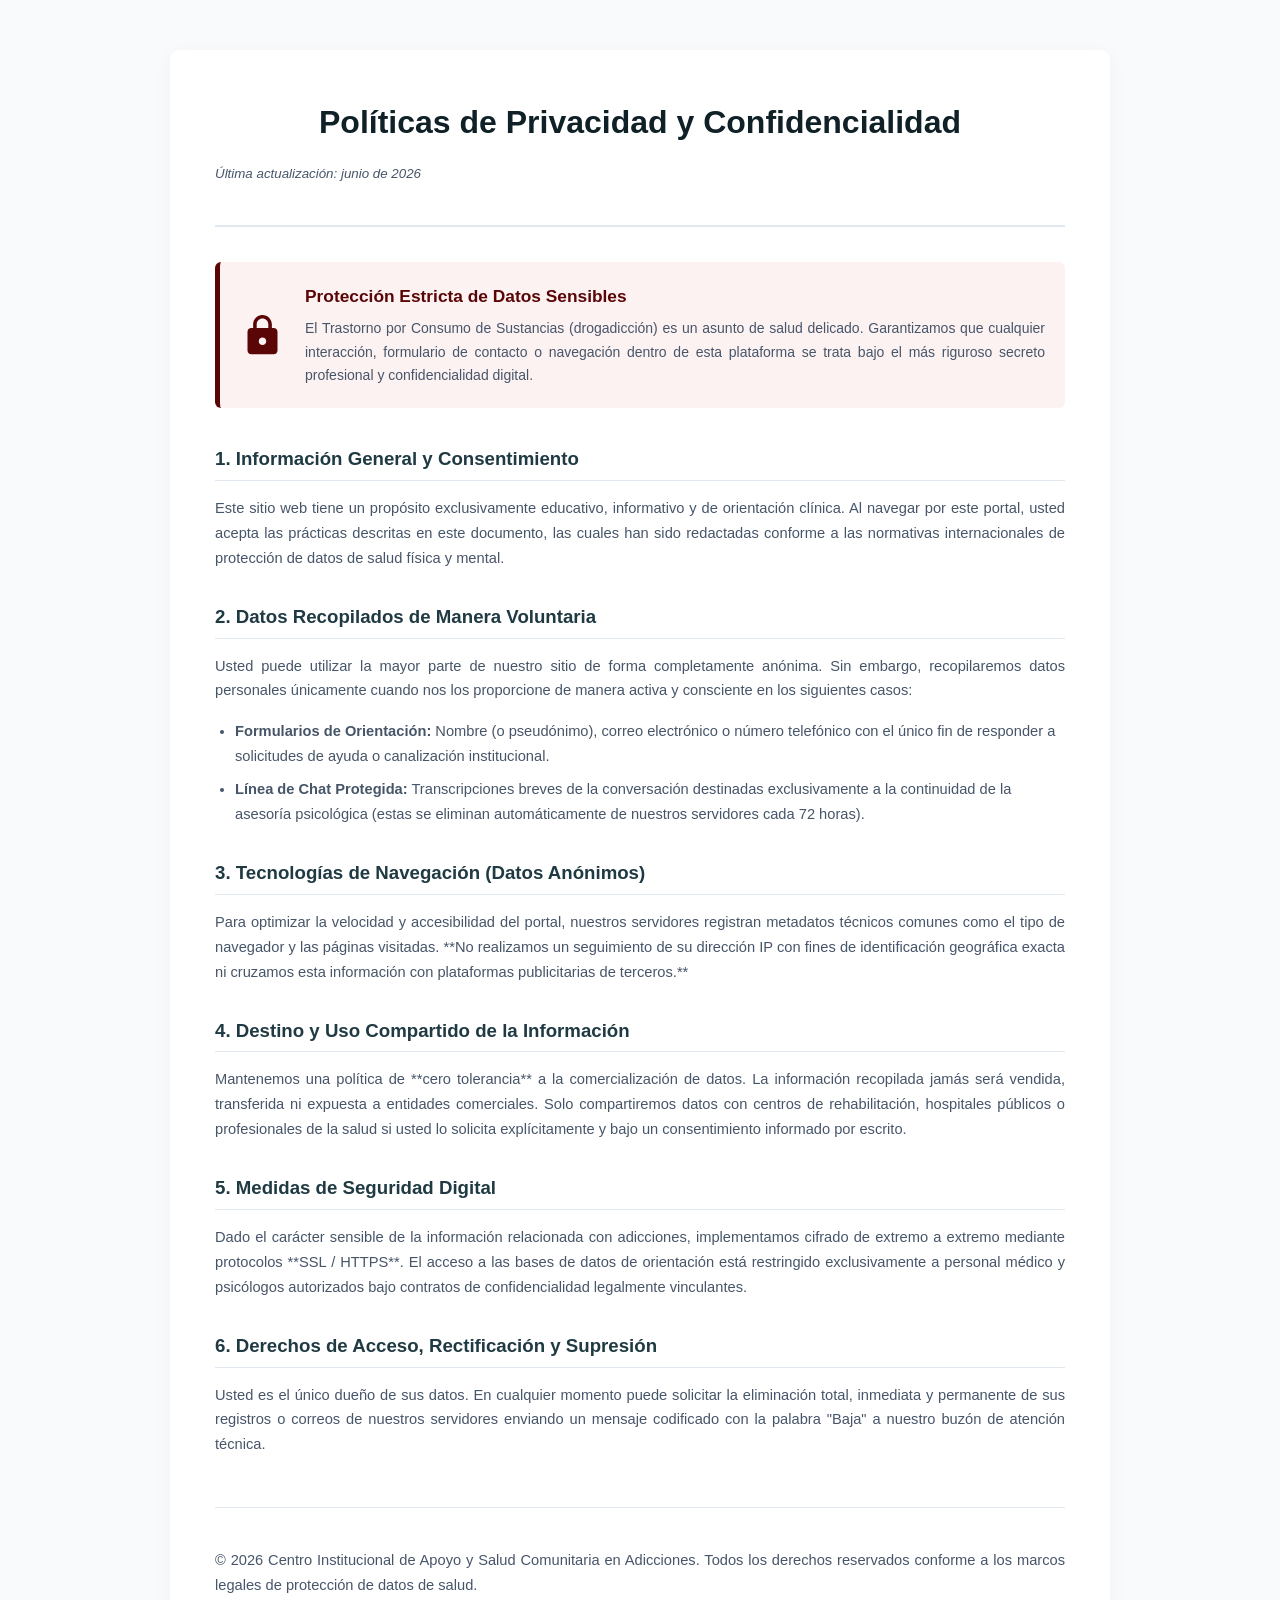
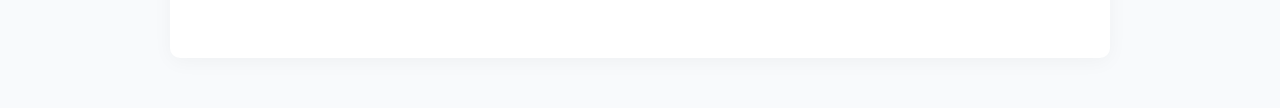
<file: Imagenes/politicadeprivacidad.html>
<!DOCTYPE html>
<html lang="es">
<head>
    <meta charset="UTF-8">
    <meta name="viewport" content="width=device-width, initial-scale=1.0">
    <title>Políticas de Privacidad | Centro de Orientación en Adicciones</title>
    <style>
        /* Paleta de Colores Profesionales e Institucionales */
        :root {
            --azul-primario: #0f2027;
            --azul-intermedio: #203a43;
            --rojo-institucional: #5a0607;
            --gris-fondo: #f8fafc;
            --gris-borde: #e2e8f0;
            --texto-principal: #1e293b;
            --texto-secundario: #475569;
            --blanco: #ffffff;
        }

        /* Estilos Base */
        body {
            font-family: 'Segoe UI', -apple-system, BlinkMacSystemFont, Arial, sans-serif;
            line-height: 1.7;
            color: var(--texto-principal);
            background-color: var(--gris-fondo);
            margin: 0;
            padding: 0;
        }

        .container {
            max-width: 850px;
            margin: 50px auto;
            background: var(--blanco);
            padding: 45px;
            border-radius: 10px;
            box-shadow: 0 4px 20px rgba(0, 0, 0, 0.04);
        }

        /* Encabezado */
        header {
            text-align: center;
            border-bottom: 2px solid var(--gris-borde);
            padding-bottom: 25px;
            margin-bottom: 35px;
        }

        h1 {
            color: var(--azul-primario);
            font-size: 24pt;
            margin: 0 0 10px 0;
        }

        .fecha-actualizacion {
            color: var(--texto-secundario);
            font-size: 10pt;
            font-style: italic;
        }

        /* Bloque de Alta Seguridad y Confidencialidad */
        .banner-seguridad {
            background-color: #fdf2f2;
            border-left: 5px solid var(--rojo-institucional);
            color: #631c1c;
            padding: 20px;
            border-radius: 6px;
            margin-bottom: 35px;
            display: flex;
            align-items: center;
            gap: 20px;
        }

        /* Icono de candado de seguridad en SVG nativo */
        .icono-seguridad {
            width: 45px;
            height: 45px;
            flex-shrink: 0;
            fill: var(--rojo-institucional);
        }

        .texto-seguridad h2 {
            margin: 0 0 5px 0;
            font-size: 13pt;
            color: var(--rojo-institucional);
        }

        .texto-seguridad p {
            margin: 0;
            font-size: 10.5pt;
            text-align: justify;
        }

        /* Cuerpo del Documento Legal */
        h2.seccion-titulo {
            color: var(--azul-intermedio);
            font-size: 14pt;
            margin-top: 30px;
            margin-bottom: 15px;
            border-bottom: 1px solid var(--gris-borde);
            padding-bottom: 5px;
        }

        p {
            font-size: 11pt;
            color: var(--texto-secundario);
            text-align: justify;
            margin-bottom: 15px;
        }

        ul {
            margin-bottom: 20px;
            padding-left: 20px;
        }

        li {
            font-size: 11pt;
            color: var(--texto-secundario);
            margin-bottom: 8px;
        }

        /* Pie de página */
        footer {
            margin-top: 50px;
            text-align: center;
            border-top: 1px solid var(--gris-borde);
            padding-top: 25px;
            color: #94a3b8;
            font-size: 9.5pt;
        }
    </style>
</head>
<body>

    <div class="container">
        <header>
            <h1>Políticas de Privacidad y Confidencialidad</h1>
            <p class="fecha-actualizacion">Última actualización: junio de 2026</p>
        </header>

        <!-- Banner de Confidencialidad Médica e Institucional -->
        <div class="banner-seguridad">
            <svg class="icono-seguridad" viewBox="0 0 24 24" xmlns="http://www.w3.org/2000/svg">
                <path d="M18 8h-1V6c0-2.76-2.24-5-5-5S7 3.24 7 6v2H6c-1.1 0-2 .9-2 2v10c0 1.1.9 2 2 2h12c1.1 0 2-.9 2-2V10c0-1.1-.9-2-2-2zm-6 9c-1.1 0-2-.9-2-2s.9-2 2-2 2 .9 2 2-.9 2-2 2zm3.1-9H8.9V6c0-1.71 1.39-3.1 3.1-3.1 1.71 0 3.1 1.39 3.1 3.1v2z"/>
            </svg>
            <div class="texto-seguridad">
                <h2>Protección Estricta de Datos Sensibles</h2>
                <p>El Trastorno por Consumo de Sustancias (drogadicción) es un asunto de salud delicado. Garantizamos que cualquier interacción, formulario de contacto o navegación dentro de esta plataforma se trata bajo el más riguroso secreto profesional y confidencialidad digital.</p>
            </div>
        </div>

        <!-- Artículos de la Política -->
        <main>
            <h2 class="seccion-titulo">1. Información General y Consentimiento</h2>
            <p>
                Este sitio web tiene un propósito exclusivamente educativo, informativo y de orientación clínica. Al navegar por este portal, usted acepta las prácticas descritas en este documento, las cuales han sido redactadas conforme a las normativas internacionales de protección de datos de salud física y mental.
            </p>

            <h2 class="seccion-titulo">2. Datos Recopilados de Manera Voluntaria</h2>
            <p>
                Usted puede utilizar la mayor parte de nuestro sitio de forma completamente anónima. Sin embargo, recopilaremos datos personales únicamente cuando nos los proporcione de manera activa y consciente en los siguientes casos:
            </p>
            <ul>
                <li><strong>Formularios de Orientación:</strong> Nombre (o pseudónimo), correo electrónico o número telefónico con el único fin de responder a solicitudes de ayuda o canalización institucional.</li>
                <li><strong>Línea de Chat Protegida:</strong> Transcripciones breves de la conversación destinadas exclusivamente a la continuidad de la asesoría psicológica (estas se eliminan automáticamente de nuestros servidores cada 72 horas).</li>
            </ul>

            <h2 class="seccion-titulo">3. Tecnologías de Navegación (Datos Anónimos)</h2>
            <p>
                Para optimizar la velocidad y accesibilidad del portal, nuestros servidores registran metadatos técnicos comunes como el tipo de navegador y las páginas visitadas. **No realizamos un seguimiento de su dirección IP con fines de identificación geográfica exacta ni cruzamos esta información con plataformas publicitarias de terceros.**
            </p>

            <h2 class="seccion-titulo">4. Destino y Uso Compartido de la Información</h2>
            <p>
                Mantenemos una política de **cero tolerancia** a la comercialización de datos. La información recopilada jamás será vendida, transferida ni expuesta a entidades comerciales. Solo compartiremos datos con centros de rehabilitación, hospitales públicos o profesionales de la salud si usted lo solicita explícitamente y bajo un consentimiento informado por escrito.
            </p>

            <h2 class="seccion-titulo">5. Medidas de Seguridad Digital</h2>
            <p>
                Dado el carácter sensible de la información relacionada con adicciones, implementamos cifrado de extremo a extremo mediante protocolos **SSL / HTTPS**. El acceso a las bases de datos de orientación está restringido exclusivamente a personal médico y psicólogos autorizados bajo contratos de confidencialidad legalmente vinculantes.
            </p>

            <h2 class="seccion-titulo">6. Derechos de Acceso, Rectificación y Supresión</h2>
            <p>
                Usted es el único dueño de sus datos. En cualquier momento puede solicitar la eliminación total, inmediata y permanente de sus registros o correos de nuestros servidores enviando un mensaje codificado con la palabra "Baja" a nuestro buzón de atención técnica.
            </p>
        </main>

        <footer>
            <p>© 2026 Centro Institucional de Apoyo y Salud Comunitaria en Adicciones. Todos los derechos reservados conforme a los marcos legales de protección de datos de salud.</p>
        </footer>
    </div>

</body>
</html>
</file>
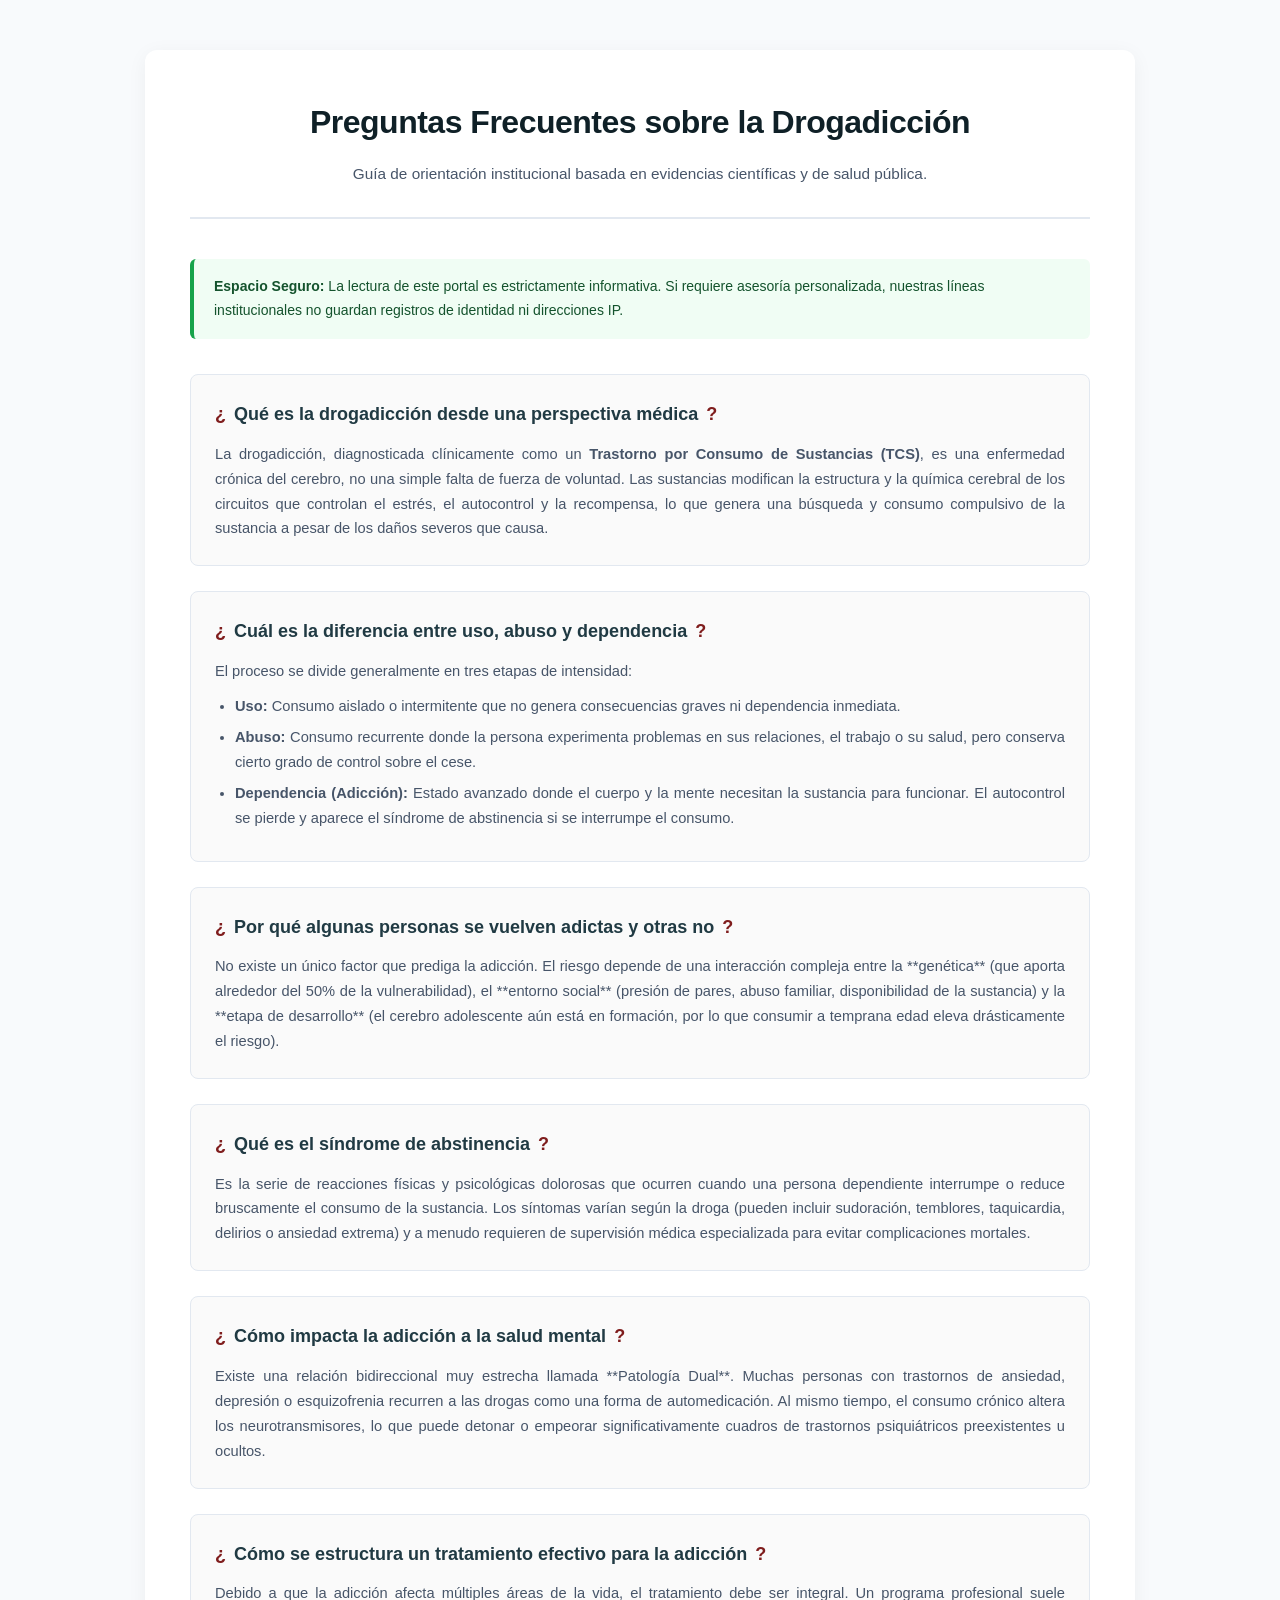
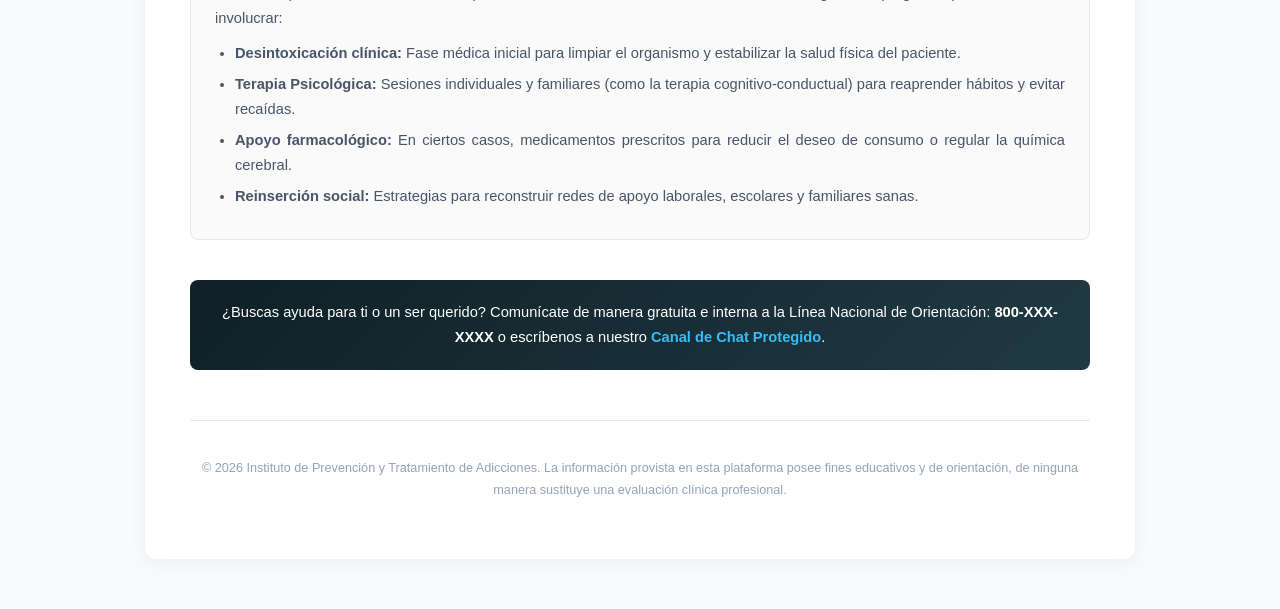
<file: Imagenes/preguntasfrecuentes.html>
<!DOCTYPE html>
<html lang="es">
<head>
    <meta charset="UTF-8">
    <meta name="viewport" content="width=device-width, initial-scale=1.0">
    <title>Preguntas Frecuentes sobre la Drogadicción | Centro de Salud y Orientación</title>
    <style>
        /* Paleta de Colores Institucionales */
        :root {
            --azul-primario: #0f2027;
            --azul-intermedio: #203a43;
            --gris-fondo: #f8fafc;
            --gris-borde: #e2e8f0;
            --texto-principal: #1e293b;
            --texto-secundario: #475569;
            --rojo-discreto: #7f1d1d;
            --blanco: #ffffff;
        }

        /* Estilos Base */
        body {
            font-family: 'Segoe UI', -apple-system, BlinkMacSystemFont, Arial, sans-serif;
            line-height: 1.7;
            color: var(--texto-principal);
            background-color: var(--gris-fondo);
            margin: 0;
            padding: 0;
        }

        .container {
            max-width: 900px;
            margin: 50px auto;
            background: var(--blanco);
            padding: 45px;
            border-radius: 12px;
            box-shadow: 0 4px 20px rgba(15, 32, 39, 0.05);
        }

        /* Encabezado */
        header {
            text-align: center;
            border-bottom: 2px solid var(--gris-borde);
            padding-bottom: 30px;
            margin-bottom: 40px;
        }

        h1 {
            color: var(--azul-primario);
            font-size: 24pt;
            margin: 0 0 12px 0;
            letter-spacing: -0.5px;
        }

        header p {
            color: var(--texto-secundario);
            font-size: 11.5pt;
            margin: 0;
        }

        /* Banner Informativo */
        .banner-privacidad {
            background-color: #f0fdf4;
            border-left: 4px solid #16a34a;
            padding: 16px 20px;
            border-radius: 6px;
            margin-bottom: 35px;
            font-size: 10.5pt;
            color: #14532d;
        }

        /* Estructura de FAQ (Preguntas y Respuestas) */
        .faq-seccion {
            display: flex;
            flex-direction: column;
            gap: 25px;
        }

        .faq-bloque {
            background-color: #fafafa;
            border: 1px solid var(--gris-borde);
            border-radius: 8px;
            padding: 24px;
            transition: transform 0.2s ease, box-shadow 0.2s ease;
        }

        .faq-bloque:hover {
            transform: translateY(-2px);
            box-shadow: 0 4px 12px rgba(0, 0, 0, 0.03);
        }

        .faq-pregunta {
            color: var(--azul-intermedio);
            font-size: 13.5pt;
            font-weight: 600;
            margin-top: 0;
            margin-bottom: 12px;
            display: flex;
            align-items: flex-start;
            gap: 8px;
        }

        /* Marcadores elegantes para las preguntas */
        .faq-pregunta::before {
            content: "¿";
            color: var(--rojo-discreto);
        }

        .faq-pregunta::after {
            content: "?";
            color: var(--rojo-discreto);
        }

        .faq-respuesta {
            font-size: 11pt;
            color: var(--texto-secundario);
            text-align: justify;
            margin: 0;
        }

        .faq-respuesta ul {
            margin-top: 10px;
            margin-bottom: 0;
            padding-left: 20px;
        }

        .faq-respuesta li {
            margin-bottom: 6px;
        }

        /* Barra de Acción / Contacto de Emergencia */
        .bloque-contacto {
            background: linear-gradient(135deg, var(--azul-primario), var(--azul-intermedio));
            color: var(--blanco);
            padding: 20px;
            border-radius: 8px;
            margin-top: 40px;
            text-align: center;
            font-size: 11pt;
        }

        .bloque-contacto a {
            color: #38bdf8;
            text-decoration: none;
            font-weight: bold;
        }

        .bloque-contacto a:hover {
            text-decoration: underline;
        }

        /* Pie de página */
        footer {
            margin-top: 50px;
            text-align: center;
            border-top: 1px solid var(--gris-borde);
            padding-top: 25px;
            color: #94a3b8;
            font-size: 9.5pt;
        }
    </style>
</head>
<body>

    <div class="container">
        <header>
            <h1>Preguntas Frecuentes sobre la Drogadicción</h1>
            <p>Guía de orientación institucional basada en evidencias científicas y de salud pública.</p>
        </header>

        <div class="banner-privacidad">
            <strong>Espacio Seguro:</strong> La lectura de este portal es estrictamente informativa. Si requiere asesoría personalizada, nuestras líneas institucionales no guardan registros de identidad ni direcciones IP.
        </div>

        <main class="faq-seccion">
            
            <!-- Pregunta 1 -->
            <div class="faq-bloque">
                <h2 class="faq-pregunta">Qué es la drogadicción desde una perspectiva médica</h2>
                <p class="faq-respuesta">
                    La drogadicción, diagnosticada clínicamente como un <strong>Trastorno por Consumo de Sustancias (TCS)</strong>, es una enfermedad crónica del cerebro, no una simple falta de fuerza de voluntad. Las sustancias modifican la estructura y la química cerebral de los circuitos que controlan el estrés, el autocontrol y la recompensa, lo que genera una búsqueda y consumo compulsivo de la sustancia a pesar de los daños severos que causa.
                </p>
            </div>

            <!-- Pregunta 2 -->
            <div class="faq-bloque">
                <h2 class="faq-pregunta">Cuál es la diferencia entre uso, abuso y dependencia</h2>
                <div class="faq-respuesta">
                    El proceso se divide generalmente en tres etapas de intensidad:
                    <ul>
                        <li><strong>Uso:</strong> Consumo aislado o intermitente que no genera consecuencias graves ni dependencia inmediata.</li>
                        <li><strong>Abuso:</strong> Consumo recurrente donde la persona experimenta problemas en sus relaciones, el trabajo o su salud, pero conserva cierto grado de control sobre el cese.</li>
                        <li><strong>Dependencia (Adicción):</strong> Estado avanzado donde el cuerpo y la mente necesitan la sustancia para funcionar. El autocontrol se pierde y aparece el síndrome de abstinencia si se interrumpe el consumo.</li>
                    </ul>
                </div>
            </div>

            <!-- Pregunta 3 -->
            <div class="faq-bloque">
                <h2 class="faq-pregunta">Por qué algunas personas se vuelven adictas y otras no</h2>
                <p class="faq-respuesta">
                    No existe un único factor que prediga la adicción. El riesgo depende de una interacción compleja entre la **genética** (que aporta alrededor del 50% de la vulnerabilidad), el **entorno social** (presión de pares, abuso familiar, disponibilidad de la sustancia) y la **etapa de desarrollo** (el cerebro adolescente aún está en formación, por lo que consumir a temprana edad eleva drásticamente el riesgo).
                </p>
            </div>

            <!-- Pregunta 4 -->
            <div class="faq-bloque">
                <h2 class="faq-pregunta">Qué es el síndrome de abstinencia</h2>
                <p class="faq-respuesta">
                    Es la serie de reacciones físicas y psicológicas dolorosas que ocurren cuando una persona dependiente interrumpe o reduce bruscamente el consumo de la sustancia. Los síntomas varían según la droga (pueden incluir sudoración, temblores, taquicardia, delirios o ansiedad extrema) y a menudo requieren de supervisión médica especializada para evitar complicaciones mortales.
                </p>
            </div>

            <!-- Pregunta 5 -->
            <div class="faq-bloque">
                <h2 class="faq-pregunta">Cómo impacta la adicción a la salud mental</h2>
                <p class="faq-respuesta">
                    Existe una relación bidireccional muy estrecha llamada **Patología Dual**. Muchas personas con trastornos de ansiedad, depresión o esquizofrenia recurren a las drogas como una forma de automedicación. Al mismo tiempo, el consumo crónico altera los neurotransmisores, lo que puede detonar o empeorar significativamente cuadros de trastornos psiquiátricos preexistentes u ocultos.
                </p>
            </div>

            <!-- Pregunta 6 -->
            <div class="faq-bloque">
                <h2 class="faq-pregunta">Cómo se estructura un tratamiento efectivo para la adicción</h2>
                <div class="faq-respuesta">
                    Debido a que la adicción afecta múltiples áreas de la vida, el tratamiento debe ser integral. Un programa profesional suele involucrar:
                    <ul>
                        <li><strong>Desintoxicación clínica:</strong> Fase médica inicial para limpiar el organismo y estabilizar la salud física del paciente.</li>
                        <li><strong>Terapia Psicológica:</strong> Sesiones individuales y familiares (como la terapia cognitivo-conductual) para reaprender hábitos y evitar recaídas.</li>
                        <li><strong>Apoyo farmacológico:</strong> En ciertos casos, medicamentos prescritos para reducir el deseo de consumo o regular la química cerebral.</li>
                        <li><strong>Reinserción social:</strong> Estrategias para reconstruir redes de apoyo laborales, escolares y familiares sanas.</li>
                    </ul>
                </div>
            </div>

        </main>

        <!-- Bloque de Llamada a la Acción -->
        <div class="bloque-contacto">
            ¿Buscas ayuda para ti o un ser querido? Comunícate de manera gratuita e interna a la Línea Nacional de Orientación: <strong>800-XXX-XXXX</strong> o escríbenos a nuestro <a href="#">Canal de Chat Protegido</a>.
        </div>

        <footer>
            <p>© 2026 Instituto de Prevención y Tratamiento de Adicciones. La información provista en esta plataforma posee fines educativos y de orientación, de ninguna manera sustituye una evaluación clínica profesional.</p>
        </footer>
    </div>

</body>
</html>
</file>
